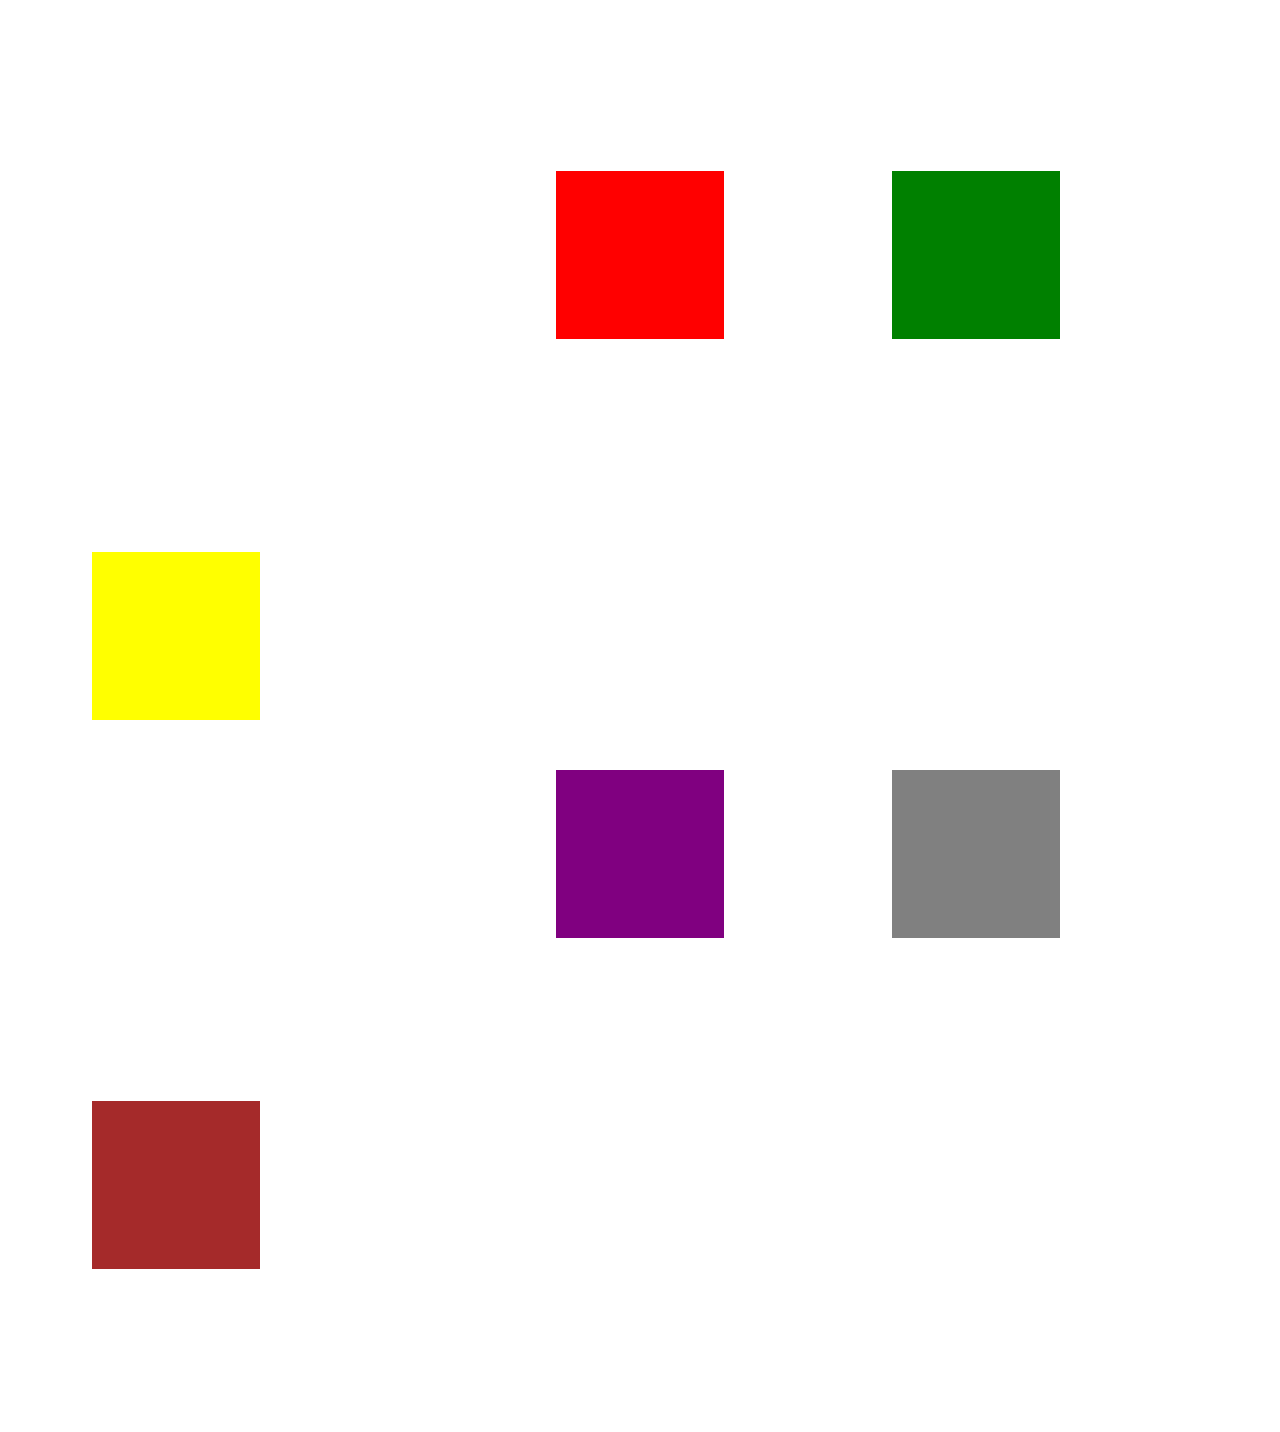
<file: box-model/index.html>
<!DOCTYPE html>
<html lang="ru">
<head>
    <meta charset="UTF-8">
    <meta name="viewport" content="width=device-width, initial-scale=1.0">
    <meta http-equiv="X-UA-Compatible" content="ie=edge">
    <link rel="stylesheet" href="css/style.css">
    <title>Document</title>
</head>
<body>
  <div class="first"></div>
  <div class="second"></div>
  <div class="third"></div>
  <div class="fourth"></div>
  <div class="fifth"></div>
  <div class="sixth"></div>
</body>
</html>
</file>
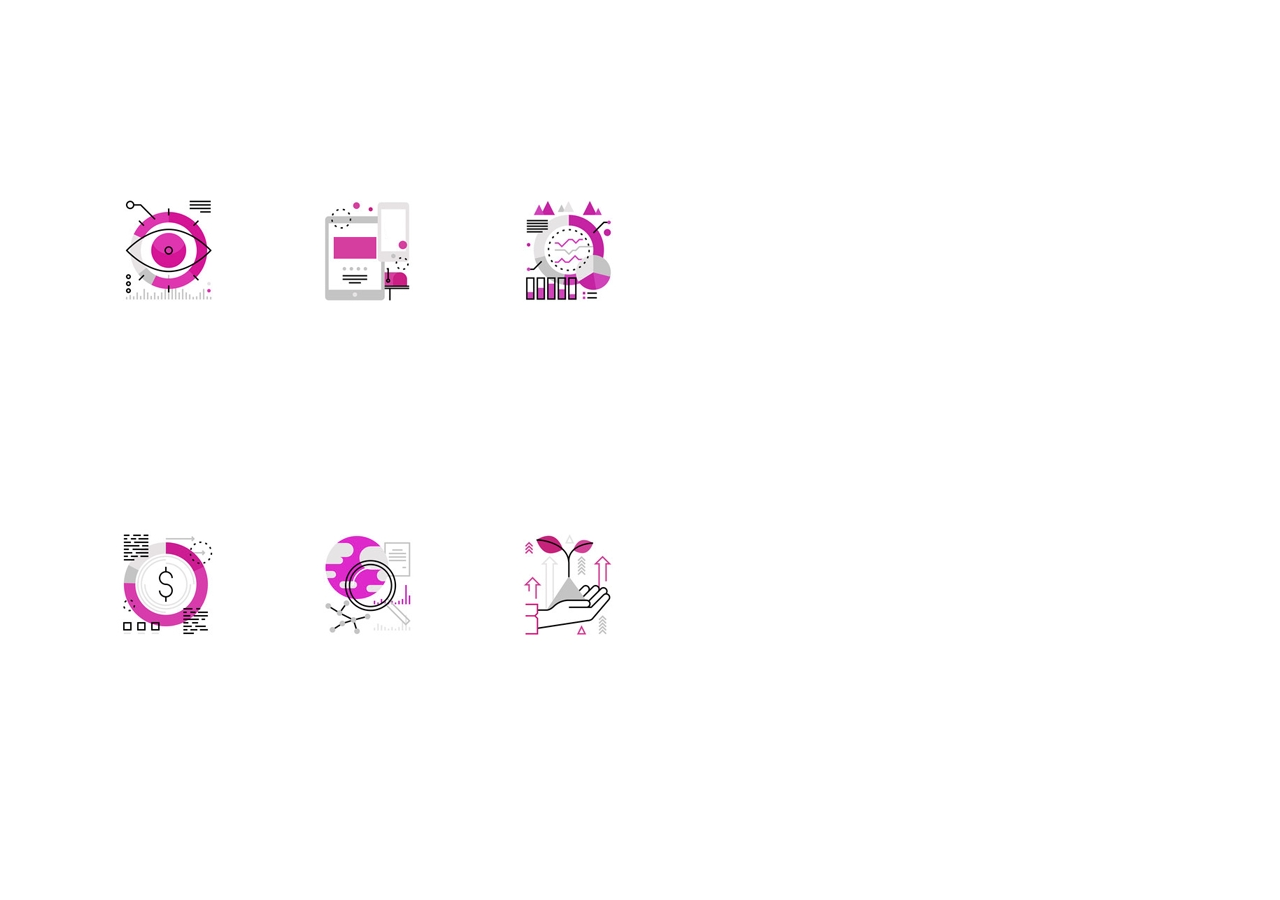
<file: box-model_fixed_1.1/index.html>
<!DOCTYPE html>
<html lang="ru">
<head>
    <meta charset="UTF-8">
    <meta name="viewport" content="width=device-width, initial-scale=1.0">
    <meta http-equiv="X-UA-Compatible" content="ie=edge">
    <link rel="stylesheet" href="css/style.css">
    <title>Document</title>
</head>
<body>
  <div class="first"><img src="img/Layer_23.jpg"></div>
  <div class="second"><img src="img/Layer_24.jpg"></div>
  <div class="third"><img src="img/Layer_25.jpg"></div>
  <div class="fourth"><img src="img/Layer_26.jpg"></div>
  <div class="fifth"><img src="img/Layer_27.jpg"></div>
  <div class="sixth"><img src="img/Layer_28.jpg"></div>
</body>
</html>
</file>
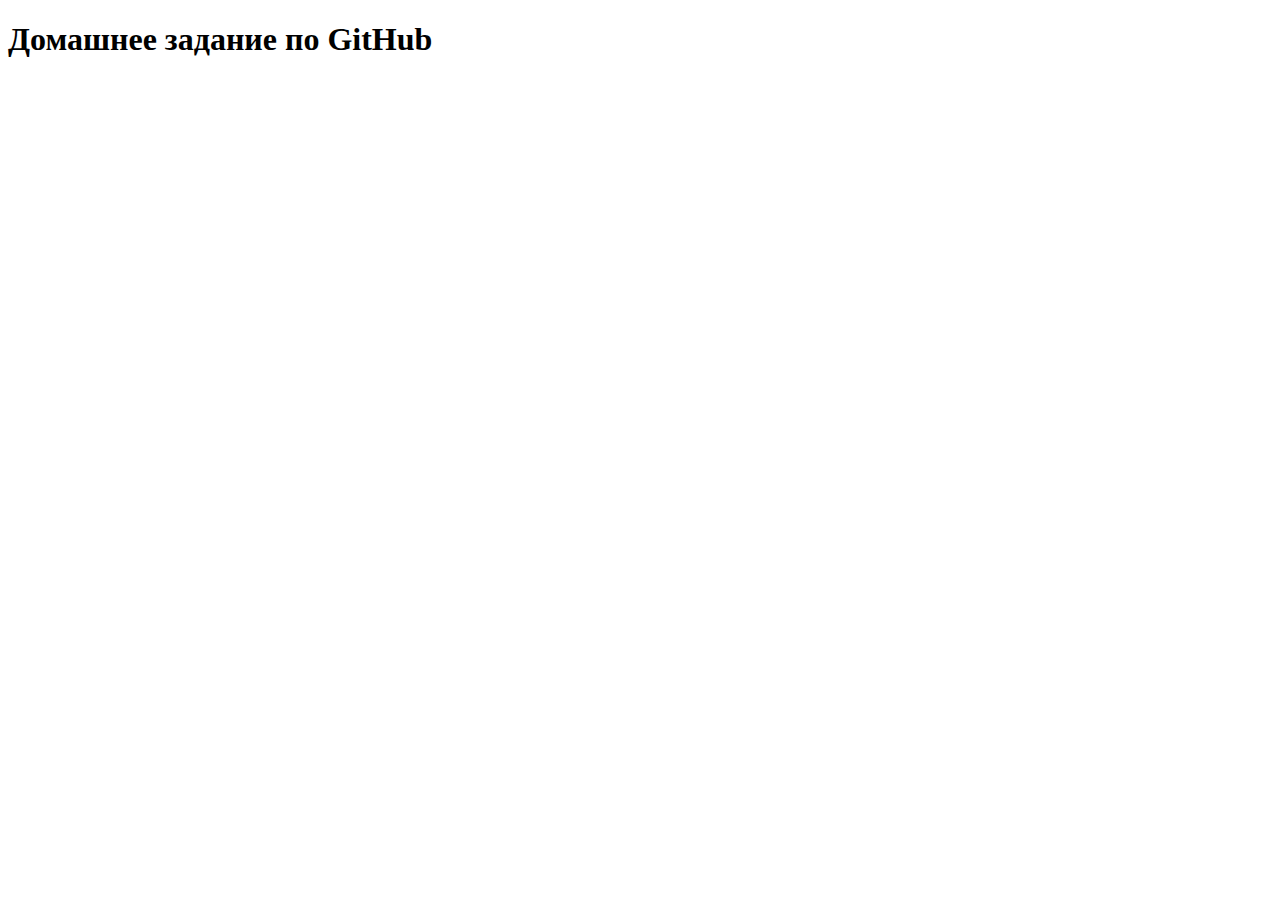
<file: github-lesson/index.html>
<!DOCTYPE html>
<html lang="en">
<head>
    <meta charset="UTF-8">
    <meta name="viewport" content="width=device-width, initial-scale=1.0">
    <meta http-equiv="X-UA-Compatible" content="ie=edge">
    <title>Домашка по Gihub</title>
</head>
<body>
    <h1>Домашнее задание по GitHub</h1>
</body>
</html>
</file>
<file: box-model/css/style.css>
.first, .second, .third {
  float: left;
}

.fourth, .fifth, .sixth {
  float: left;
}

.first {
  background: red;
  padding: 0px;
  height: 168px;
  width: 168px;
  border: 5px;
  margin-top: 163px;
  margin-left: 548px;
  margin-right: 84px;
  margin-bottom: 50px;
}

.second {
  background: green;
  padding: 0px;
  height: 168px;
  width: 168px;
  border: 5px;
  margin-top: 163px;
  margin-left: 84px;
  margin-right: 84px;
  margin-bottom: 50px;
}

.third {
  background: yellow;
  padding: 0px;
  height: 168px;
  width: 168px;
  border: 5px;
  margin-top: 163px;
  margin-left: 84px;
  margin-right: 300px;
  margin-bottom: 50px;
}

.fourth {
  background: purple;
  padding: 0px;
  height: 168px;
  width: 168px;
  border: 5px;
  margin-bottom: 163px;
  margin-left: 548px;
  margin-right: 84px;
}

.fifth {
  background: grey;
  padding: 0px;
  height: 168px;
  width: 168px;
  border: 5px;
  margin-bottom: 163px;
  margin-left: 84px;
  margin-right: 84px;
}

.sixth {
  background: brown;
  padding: 0px;
  height: 168px;
  width: 168px;
  border: 5px; 
  margin-bottom: 163px;
  margin-left: 84px;
  margin-right: 300px;
}
</file>
<file: box-model_fixed_1.1/css/style.css>
.first {
  position: fixed;
  top: 167px;
  left: 84px;
}

.second {
  position: fixed;
  top: 167px;
  left: 284px;
}

.third {
  position: fixed;
  top: 167px;
  left: 484px;
}

.fourth {
  position: fixed;
  top: 501px;
  left: 84px;
}

.fifth {
  position: fixed;
  top: 501px;
  left: 284px;
}

.sixth {
  position: fixed;
  top: 501px;
  left: 484px;
}
</file>
